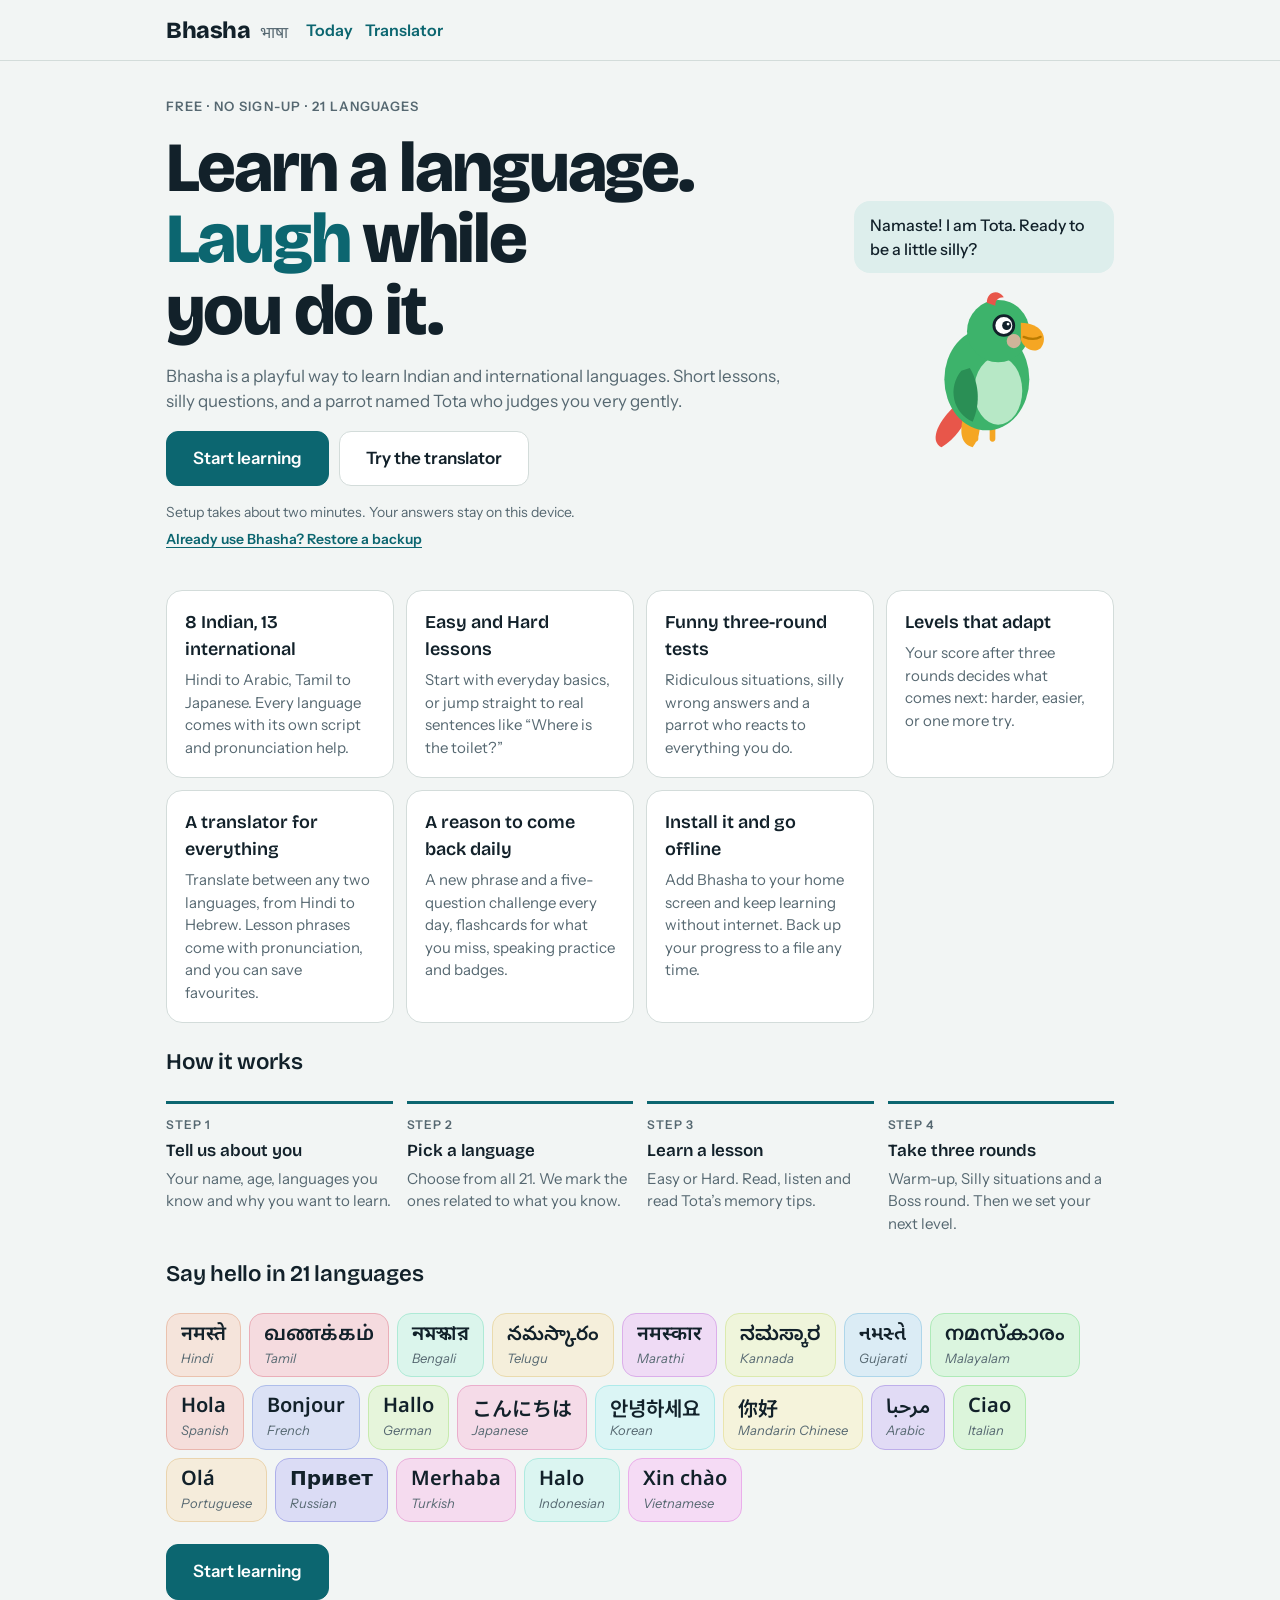
<file: Bhasha-B-full-app/index.html>
<!doctype html>
<html lang="en">
<head>
<meta charset="utf-8">
<meta name="viewport" content="width=device-width, initial-scale=1, viewport-fit=cover">
<meta name="color-scheme" content="light dark">
<meta name="theme-color" content="#0C6670">
<meta name="mobile-web-app-capable" content="yes">
<meta name="apple-mobile-web-app-capable" content="yes">
<meta name="apple-mobile-web-app-title" content="Bhasha">
<link rel="manifest" href="manifest.webmanifest">
<link rel="apple-touch-icon" href="icons/apple-touch-icon.png">
<title>Bhasha</title>
<meta name="description" content="Bhasha is a playful language-learning app with easy and hard lessons, funny quizzes, a daily challenge and adaptive tests in 8 Indian and 13 international languages, plus a translator for any language to any language. Installable and works offline.">
<link rel="icon" href="data:image/svg+xml,%3Csvg xmlns='http://www.w3.org/2000/svg' viewBox='0 0 32 32'%3E%3Crect width='32' height='32' rx='8' fill='%230C6670'/%3E%3Ctext x='16' y='23' font-size='20' text-anchor='middle' fill='white' font-family='sans-serif' font-weight='700'%3EB%3C/text%3E%3C/svg%3E">
<link rel="stylesheet" href="https://fonts.googleapis.com/css2?family=Bricolage+Grotesque:wght@600;800&family=Instrument+Sans:wght@400;500;600&display=swap">
<link rel="stylesheet" href="https://fonts.googleapis.com/css2?family=Noto+Sans+Devanagari:wght@400;600&family=Noto+Sans+Tamil:wght@400;600&family=Noto+Sans+Bengali:wght@400;600&family=Noto+Sans+Telugu:wght@400;600&family=Noto+Sans+Kannada:wght@400;600&family=Noto+Sans+Gujarati:wght@400;600&family=Noto+Sans+Malayalam:wght@400;600&display=swap">
<link rel="stylesheet" href="https://fonts.googleapis.com/css2?family=Noto+Sans+JP:wght@400;600&family=Noto+Sans+KR:wght@400;600&family=Noto+Sans+SC:wght@400;600&family=Noto+Sans+Arabic:wght@400;600&display=swap">
<link rel="stylesheet" href="css/styles.css">
</head>
<body>
<header class="topbar">
  <div class="topbar-in">
    <button class="brand" data-a="home" aria-label="Bhasha home">
      <span class="bn">Bhasha</span><span class="bh nat" lang="hi">भाषा</span>
    </button>
    <nav class="topnav" aria-label="Main"><button class="navlink" data-a="today">Today</button><button class="navlink" data-a="translate">Translator</button><button class="navlink" data-a="install" id="install-btn" hidden>Install</button></nav>
    <div class="stats" id="stats" aria-label="Your progress" hidden>
      <span class="stat streak"><b id="st-streak">0</b>-day streak</span>
      <span class="stat"><b id="st-xp">0</b> XP</span>
    </div>
  </div>
</header>
<main class="wrap" id="app">
  <noscript>Bhasha needs JavaScript to run. Please turn it on and reload.</noscript>
</main>
<div class="toast" id="toast" role="status" aria-live="polite" hidden></div>
<script src="js/data.js"></script>
<script src="js/quiz.js"></script>
<script src="js/features.js"></script>
<script src="js/translate.js"></script>
<script src="js/app.js"></script>
</body>
</html>
</file>
<file: Bhasha-B-full-app/css/styles.css>
/*
 * Bhasha styles.
 * Layout: sticky top bar and one centered column (max 980px). Language tiles are tinted by a per-language hue (--h).
 * All colors are tokens defined on :root, with dark values redefined below.
 */
:root {
  --bg: #F2F5F4;
  --surface: #FFFFFF;
  --fg: #12212A;
  --muted: #566871;
  --line: #D3DCDA;
  --accent: #0C6670;
  --accent-fg: #FFFFFF;
  --accent-soft: #DDEEEC;
  --mark: #B87A00;
  --good: #1D7448;
  --good-bg: #DCF0E5;
  --bad: #B13A30;
  --bad-bg: #F8E1DE;
  --tint-s: 58%;
  --tint-l: 91%;
  --tint-line: 80%;
  --bar-l: 36%;
  --display: 'Bricolage Grotesque', 'Instrument Sans', system-ui, sans-serif;
  --body: 'Instrument Sans', system-ui, -apple-system, 'Segoe UI', sans-serif;
}
@media (prefers-color-scheme: dark) {
  :root:not([data-theme="light"]) {
    --bg: #0E161B; --surface: #16222A; --fg: #E6EDEF; --muted: #9BACB4; --line: #2A3B44;
    --accent: #5CC6BE; --accent-fg: #0A1418; --accent-soft: #1B2F35; --mark: #EBB73E;
    --good: #5FCB92; --good-bg: #1B3A2C; --bad: #F2918A; --bad-bg: #43241F;
    --tint-s: 32%; --tint-l: 19%; --tint-line: 29%; --bar-l: 62%;
    color-scheme: dark;
  }
}
:root[data-theme="dark"] {
  --bg: #0E161B; --surface: #16222A; --fg: #E6EDEF; --muted: #9BACB4; --line: #2A3B44;
  --accent: #5CC6BE; --accent-fg: #0A1418; --accent-soft: #1B2F35; --mark: #EBB73E;
  --good: #5FCB92; --good-bg: #1B3A2C; --bad: #F2918A; --bad-bg: #43241F;
  --tint-s: 32%; --tint-l: 19%; --tint-line: 29%; --bar-l: 62%;
  color-scheme: dark;
}

* { box-sizing: border-box; }
html { color-scheme: light; }
body { margin: 0; background: var(--bg); color: var(--fg); font: 16px/1.5 var(--body); -webkit-text-size-adjust: 100%; }
button, input { font: inherit; color: inherit; }
button { cursor: pointer; }
h1, h2, h3, p, ol, ul { margin: 0; }
:focus-visible { outline: 2px solid var(--accent); outline-offset: 2px; border-radius: 6px; }
[hidden] { display: none !important; }

.nat { font-family: 'Noto Sans Devanagari', 'Noto Sans Tamil', 'Noto Sans Bengali', 'Noto Sans Telugu', 'Noto Sans Kannada', 'Noto Sans Gujarati', 'Noto Sans Malayalam', 'Noto Sans Arabic', var(--body); line-height: 1.35; }
.nat:lang(ja) { font-family: 'Noto Sans JP', var(--body); }
.nat:lang(ko) { font-family: 'Noto Sans KR', var(--body); }
.nat:lang(zh) { font-family: 'Noto Sans SC', var(--body); }
.nat:lang(ar) { font-family: 'Noto Sans Arabic', var(--body); }
.rom { color: var(--muted); font-style: italic; overflow-wrap: anywhere; }
.note { color: var(--muted); font-size: 0.8125rem; }
.small { font-size: 0.875rem; color: var(--muted); }

/* ---------- top bar ---------- */
.topbar { position: sticky; top: env(safe-area-inset-top, 0px); z-index: 5; background: var(--bg); border-bottom: 1px solid var(--line); }
.topbar-in { max-width: 980px; margin-inline: auto; padding: 8px 16px; display: flex; flex-wrap: wrap; align-items: center; gap: 4px 12px; }
.topnav { margin-right: auto; }
.navlink { background: none; border: 0; padding: 10px 6px; min-height: 44px; font-weight: 600; color: var(--accent); }
.navlink:hover { text-decoration: underline; text-underline-offset: 3px; }
.brand { display: flex; align-items: baseline; gap: 10px; background: none; border: 0; padding: 4px 0; }
.brand .bn { font-family: var(--display); font-weight: 800; font-size: 1.45rem; letter-spacing: -0.02em; }
.brand .bh { color: var(--muted); font-size: 1rem; }
@media (max-width: 460px) { .brand .bh { display: none; } .stat { padding: 3px 8px; } }
.stats { display: flex; gap: 8px; flex-wrap: wrap; justify-content: flex-end; font-size: 0.875rem; font-variant-numeric: tabular-nums; }
.stat { padding: 4px 10px; border: 1px solid var(--line); border-radius: 999px; background: var(--surface); white-space: nowrap; }
.stat b { font-weight: 600; }
.stat.streak b { color: var(--mark); }

.wrap { max-width: 980px; margin-inline: auto; padding-inline: 16px; padding-block: 28px 64px; }
.screen { display: flex; flex-direction: column; gap: 22px; }

/* ---------- shared pieces ---------- */
.btn { padding: 12px 20px; min-height: 48px; border-radius: 12px; border: 1px solid var(--line); background: var(--surface); font-weight: 600; }
.btn:hover { border-color: var(--accent); }
.btn.primary { background: var(--accent); border-color: var(--accent); color: var(--accent-fg); }
.btn.big { padding: 14px 26px; font-size: 1.0625rem; min-height: 52px; }
.btn.grow { flex: 1 1 150px; }
.actions { display: flex; flex-wrap: wrap; gap: 10px; align-items: center; }
.link { background: none; border: 0; padding: 6px 0; color: var(--accent); font-weight: 600; text-decoration: underline; text-underline-offset: 3px; }
.back { display: inline-flex; align-items: center; gap: 6px; background: none; border: 0; padding: 6px 0; color: var(--muted); font-weight: 500; align-self: flex-start; }
.back:hover { color: var(--fg); }
.icon-btn { width: 44px; height: 44px; display: grid; place-items: center; border: 1px solid var(--line); border-radius: 12px; background: none; color: var(--accent); padding: 0; flex: none; }
.icon-btn:hover { background: var(--accent-soft); }
.tag { display: inline-block; font-size: 0.75rem; font-weight: 600; padding: 2px 9px; border-radius: 999px; background: var(--accent); color: var(--accent-fg); line-height: 1.5; }
.tag.soft { background: var(--accent-soft); color: var(--fg); }
.tags { display: flex; flex-wrap: wrap; gap: 4px; }

.bar { flex: 1; height: 8px; border-radius: 4px; background: var(--line); overflow: hidden; display: block; min-width: 60px; }
.bar > span { display: block; height: 100%; border-radius: 4px; background: var(--accent); }

.steps { display: flex; flex-wrap: wrap; align-items: center; gap: 6px 12px; font-size: 0.875rem; color: var(--muted); }
.steps b { color: var(--fg); font-weight: 600; }

h1.title { font-family: var(--display); font-weight: 800; font-size: clamp(1.8rem, 6vw, 2.6rem); letter-spacing: -0.025em; line-height: 1.08; text-wrap: balance; }
h2.sub { font-family: var(--display); font-weight: 600; font-size: 1.4rem; letter-spacing: -0.01em; }
.lead { color: var(--muted); font-size: 1.0625rem; max-width: 56ch; }

/* ---------- mascot ---------- */
.mascot { flex: none; display: block; }
.mascot svg { width: 120px; height: 120px; display: block; }
.mascot.sm svg { width: 76px; height: 76px; }
.mascot .sweat { display: none; }
.mascot.oops .sweat { display: block; }
@media (prefers-reduced-motion: no-preference) {
  .mascot svg { animation: bob 2.6s ease-in-out infinite; transform-origin: 50% 90%; }
  .mascot.oops svg { animation: wobble 0.7s ease-in-out 1; }
  @keyframes bob { 50% { transform: translateY(-4px) rotate(-1.5deg); } }
  @keyframes wobble { 25% { transform: rotate(-7deg); } 75% { transform: rotate(7deg); } }
}
.bubble { background: var(--accent-soft); border-radius: 16px; padding: 12px 16px; font-weight: 500; max-width: 46ch; }
.says { display: flex; align-items: center; gap: 12px; }

/* ---------- intro ---------- */
.hero2 { display: flex; flex-wrap: wrap; align-items: center; gap: 28px 40px; padding-block: 8px 12px; }
.hero-text { flex: 1 1 360px; min-width: 0; display: flex; flex-direction: column; gap: 16px; }
.hero2 h1 { font-family: var(--display); font-weight: 800; font-size: clamp(2.4rem, 8.5vw, 4.4rem); line-height: 1.02; letter-spacing: -0.03em; text-wrap: balance; }
.hero2 h1 em { font-style: normal; color: var(--accent); }
.eyebrow { font-size: 0.8125rem; font-weight: 600; letter-spacing: 0.08em; text-transform: uppercase; color: var(--muted); }
.hero-art { flex: 0 1 260px; display: flex; flex-direction: column; align-items: center; gap: 10px; }
.hero-art .mascot svg { width: 170px; height: 170px; }

.features { display: grid; grid-template-columns: repeat(auto-fit, minmax(min(100%, 220px), 1fr)); gap: 12px; }
.feature { padding: 18px; border-radius: 16px; background: var(--surface); border: 1px solid var(--line); display: flex; flex-direction: column; gap: 6px; }
.feature h3 { font-family: var(--display); font-size: 1.125rem; font-weight: 600; }
.feature p { color: var(--muted); font-size: 0.9375rem; }

.how { list-style: none; padding: 0; display: grid; grid-template-columns: repeat(auto-fit, minmax(min(100%, 200px), 1fr)); gap: 14px; counter-reset: step; }
.how li { counter-increment: step; display: flex; flex-direction: column; gap: 4px; padding-top: 12px; border-top: 3px solid var(--accent); }
.how li::before { content: "Step " counter(step); font-size: 0.75rem; letter-spacing: 0.08em; text-transform: uppercase; color: var(--muted); font-weight: 600; }
.how b { font-family: var(--display); font-size: 1.0625rem; font-weight: 600; }
.how span { color: var(--muted); font-size: 0.9375rem; }

.hellos { display: flex; flex-wrap: wrap; gap: 8px; }
.hello-chip { display: inline-flex; flex-direction: column; gap: 0; padding: 8px 14px; border-radius: 14px; border: 1px solid hsl(var(--h) var(--tint-s) var(--tint-line)); background: hsl(var(--h) var(--tint-s) var(--tint-l)); }
.hello-chip .nat { font-size: 1.25rem; font-weight: 600; }
.hello-chip .rom { font-size: 0.8125rem; }

/* ---------- forms ---------- */
.form { display: flex; flex-direction: column; gap: 26px; max-width: 680px; }
.field { display: flex; flex-direction: column; gap: 8px; border: 0; padding: 0; margin: 0; min-width: 0; }
.field > label, .field > legend { font-weight: 600; padding: 0; margin-bottom: 2px; }
.field .help { color: var(--muted); font-size: 0.875rem; }
.input { width: 100%; font: inherit; color: var(--fg); background: var(--surface); border: 1px solid var(--line); border-radius: 12px; padding: 12px 14px; min-height: 50px; }
.input.age { max-width: 140px; }
.input[aria-invalid="true"] { border-color: var(--bad); }
.err { color: var(--bad); font-size: 0.875rem; font-weight: 500; }
.chips { display: flex; flex-wrap: wrap; gap: 8px; }
.chip { padding: 9px 15px; border-radius: 999px; border: 1px solid var(--line); background: var(--surface); font-weight: 500; font-size: 0.9375rem; min-height: 44px; }
.chip[aria-pressed="true"] { background: var(--accent); border-color: var(--accent); color: var(--accent-fg); }
.check { display: flex; align-items: center; gap: 10px; font-size: 0.9375rem; }
.check input { width: 20px; height: 20px; accent-color: var(--accent); }

/* ---------- language tiles ---------- */
.group h2 { font-family: var(--display); font-weight: 600; font-size: 1.25rem; margin-bottom: 12px; display: flex; align-items: baseline; gap: 8px; }
.group h2 span { font-family: var(--body); font-size: 0.875rem; color: var(--muted); font-weight: 400; }
.group + .group { margin-top: 12px; }
.filters { display: flex; flex-wrap: wrap; gap: 8px; }
.pill { padding: 8px 14px; border-radius: 999px; border: 1px solid var(--line); background: var(--surface); font-size: 0.9375rem; font-weight: 500; min-height: 44px; }
.pill[aria-pressed="true"] { background: var(--accent); border-color: var(--accent); color: var(--accent-fg); }
.pill .n { opacity: 0.75; margin-left: 4px; font-variant-numeric: tabular-nums; }
.grid { display: grid; grid-template-columns: repeat(auto-fill, minmax(min(100%, 160px), 1fr)); gap: 12px; }
.tile { display: flex; flex-direction: column; align-items: flex-start; gap: 4px; text-align: left; min-width: 0; padding: 16px 14px 14px; border-radius: 16px; border: 1px solid hsl(var(--h) var(--tint-s) var(--tint-line)); background: hsl(var(--h) var(--tint-s) var(--tint-l)); transition: transform 0.15s ease; }
.tile:hover { transform: translateY(-2px); }
.tile .hello { font-size: 1.75rem; font-weight: 600; overflow-wrap: anywhere; }
.tile .say { color: var(--muted); font-size: 0.9375rem; font-style: italic; overflow-wrap: anywhere; }
.tile .lname { margin-top: 12px; font-weight: 600; display: flex; flex-wrap: wrap; gap: 2px 8px; align-items: baseline; }
.tile .lname .nat { font-weight: 400; color: var(--muted); font-size: 0.9375rem; }
.tile .where { color: var(--muted); font-size: 0.8125rem; line-height: 1.35; }
.tile .tags { margin-top: 8px; }

.lh { padding: 20px; border-radius: 20px; border: 1px solid hsl(var(--h) var(--tint-s) var(--tint-line)); background: hsl(var(--h) var(--tint-s) var(--tint-l)); display: flex; flex-wrap: wrap; gap: 14px 28px; align-items: center; }
.lh .big { font-size: clamp(2.6rem, 11vw, 4.2rem); font-weight: 600; line-height: 1.15; overflow-wrap: anywhere; min-width: 0; }
.lh .meta { flex: 1 1 260px; min-width: 0; display: flex; flex-direction: column; gap: 6px; }
.lh h1 { font-family: var(--display); font-weight: 800; font-size: 1.9rem; letter-spacing: -0.02em; }
.lh .region { color: var(--muted); font-size: 0.9375rem; }
.lh .fact { font-size: 0.9375rem; max-width: 56ch; }

/* ---------- level choice ---------- */
.levels { display: grid; grid-template-columns: repeat(auto-fit, minmax(min(100%, 280px), 1fr)); gap: 14px; }
.lvl { padding: 20px; border: 1px solid var(--line); border-radius: 18px; background: var(--surface); display: flex; flex-direction: column; gap: 8px; align-items: flex-start; }
.lvl.rec { border: 2px solid var(--accent); padding: 19px; }
.lvl h3 { font-family: var(--display); font-weight: 800; font-size: 1.6rem; letter-spacing: -0.02em; }
.lvl p { color: var(--muted); font-size: 0.9375rem; }
.lvl .why { color: var(--fg); font-size: 0.875rem; font-weight: 500; }
.lvl .btn { margin-top: auto; align-self: stretch; }

/* ---------- lesson ---------- */
.rows { list-style: none; padding: 0; display: flex; flex-direction: column; gap: 10px; }
.row { display: grid; grid-template-columns: minmax(0, 1fr) auto; gap: 14px; align-items: center; padding: 14px 16px; background: var(--surface); border: 1px solid var(--line); border-radius: 16px; }
.ph { display: flex; flex-direction: column; min-width: 0; gap: 2px; }
.ph .en { font-size: 0.75rem; letter-spacing: 0.06em; text-transform: uppercase; color: var(--muted); font-weight: 600; }
.ph .nat { font-size: 1.5rem; font-weight: 600; overflow-wrap: anywhere; }
.ph .tip { margin-top: 4px; font-size: 0.875rem; color: var(--fg); background: var(--accent-soft); border-radius: 10px; padding: 6px 10px; align-self: flex-start; }

/* ---------- test ---------- */
.prog { display: flex; align-items: center; gap: 12px; font-size: 0.875rem; color: var(--muted); font-variant-numeric: tabular-nums; flex-wrap: wrap; }
.prog .bar > span { background: var(--accent); }
.combo { font-weight: 600; color: var(--mark); }
.timer { display: flex; align-items: center; gap: 10px; font-size: 0.875rem; font-variant-numeric: tabular-nums; color: var(--muted); }
.timer .bar { height: 10px; }
.tbar { width: 100%; background: var(--accent); }
.tbar.low { background: var(--bad); }
.qbox { padding: 22px 18px; border-radius: 20px; background: var(--surface); border: 1px solid var(--line); display: flex; flex-direction: column; gap: 8px; align-items: center; text-align: center; }
.qlabel { font-size: 0.75rem; letter-spacing: 0.08em; text-transform: uppercase; color: var(--muted); font-weight: 600; }
.qprompt { display: flex; flex-direction: column; align-items: center; gap: 2px; min-width: 0; }
.qprompt .nat { font-size: clamp(2.2rem, 9vw, 3.2rem); font-weight: 600; overflow-wrap: anywhere; }
.qbig { font-family: var(--display); font-weight: 800; font-size: clamp(1.8rem, 7vw, 2.6rem); letter-spacing: -0.02em; line-height: 1.12; text-wrap: balance; }
.scene { font-size: 1.25rem; font-weight: 500; line-height: 1.4; text-wrap: balance; max-width: 36ch; }
.claim { font-size: 1.125rem; font-weight: 500; line-height: 1.5; }
.claim .nat { font-weight: 600; font-size: 1.5rem; }
.opts { display: grid; grid-template-columns: 1fr; gap: 8px; }
@media (min-width: 640px) { .opts { grid-template-columns: 1fr 1fr; } }
.opt { text-align: left; padding: 14px 16px; min-height: 58px; border-radius: 14px; border: 1px solid var(--line); background: var(--surface); font-size: 1.0625rem; font-weight: 500; display: flex; flex-direction: column; justify-content: center; min-width: 0; }
.opt:hover { border-color: var(--accent); }
.opt .nat { font-size: 1.5rem; font-weight: 600; overflow-wrap: anywhere; }
.opt .rom { font-size: 0.875rem; }
.opt.ok { background: var(--good-bg); border-color: var(--good); }
.opt.no { background: var(--bad-bg); border-color: var(--bad); }
.opt.dim { opacity: 0.55; }
.opts.tf { grid-template-columns: 1fr 1fr; }
.opts.tf .opt { text-align: center; align-items: center; font-weight: 600; }
.fb { display: flex; gap: 12px; align-items: center; padding: 12px 14px; border-radius: 16px; border: 1px solid var(--line); background: var(--surface); }
.fb.ok { border-color: var(--good); background: var(--good-bg); }
.fb.no { border-color: var(--bad); background: var(--bad-bg); }
.fb .fbt { font-weight: 600; }
.fb .fbs { font-size: 0.9375rem; overflow-wrap: anywhere; }

.center { display: flex; flex-direction: column; align-items: center; text-align: center; gap: 12px; padding-block: 16px; }
.center .mascot svg { width: 150px; height: 150px; }
.round-score { font-family: var(--display); font-weight: 800; font-size: 3.6rem; line-height: 1; letter-spacing: -0.03em; font-variant-numeric: tabular-nums; }

/* ---------- summary ---------- */
.result { text-align: center; padding: 26px 18px; border-radius: 22px; background: var(--surface); border: 1px solid var(--line); display: flex; flex-direction: column; align-items: center; gap: 10px; }
.result .score { font-family: var(--display); font-weight: 800; font-size: 4rem; line-height: 1; letter-spacing: -0.03em; font-variant-numeric: tabular-nums; }
.stars { display: flex; gap: 6px; justify-content: center; }
.star { width: 34px; height: 34px; color: var(--line); }
.star.on { color: var(--mark); }
.rr { display: grid; grid-template-columns: minmax(0, 1fr) minmax(80px, 140px) 3ch; gap: 10px; align-items: center; width: 100%; max-width: 420px; text-align: left; font-size: 0.9375rem; font-variant-numeric: tabular-nums; }
.verdict { width: 100%; max-width: 520px; padding: 14px 16px; border-radius: 16px; background: var(--accent-soft); display: flex; flex-direction: column; gap: 2px; }
.verdict b { font-family: var(--display); font-size: 1.25rem; font-weight: 800; }
.revisit { width: 100%; max-width: 520px; text-align: left; display: flex; flex-direction: column; gap: 6px; }
.revisit h3 { font-size: 0.875rem; font-weight: 600; letter-spacing: 0.06em; text-transform: uppercase; color: var(--muted); }
.revisit ul { list-style: none; padding: 0; display: flex; flex-direction: column; gap: 6px; }
.revisit li { display: flex; flex-wrap: wrap; gap: 4px 12px; align-items: baseline; padding: 8px 12px; background: var(--bg); border-radius: 10px; }
.revisit .nat { font-weight: 600; font-size: 1.125rem; }
.result .actions { justify-content: center; }

/* ---------- home ---------- */
.focus { display: flex; flex-wrap: wrap; gap: 16px 28px; align-items: center; padding: 20px; border-radius: 20px; border: 1px solid hsl(var(--h) var(--tint-s) var(--tint-line)); background: hsl(var(--h) var(--tint-s) var(--tint-l)); }
.focus .big { font-size: clamp(2.4rem, 10vw, 3.6rem); font-weight: 600; overflow-wrap: anywhere; min-width: 0; }
.focus .meta { flex: 1 1 240px; display: flex; flex-direction: column; gap: 8px; min-width: 0; }
.focus h2 { font-family: var(--display); font-weight: 800; font-size: 1.6rem; letter-spacing: -0.02em; }
.badges { display: flex; flex-wrap: wrap; gap: 6px; }

.foot { margin-top: 36px; padding-top: 18px; border-top: 1px solid var(--line); color: var(--muted); font-size: 0.8125rem; max-width: 72ch; display: flex; flex-direction: column; gap: 8px; }

@media (prefers-reduced-motion: reduce) { .tile { transition: none; } .tile:hover { transform: none; } }

/* ---------- translator ---------- */
.tr-row { display: grid; grid-template-columns: minmax(0, 1fr) auto minmax(0, 1fr); gap: 8px; align-items: end; }
.tr-row .field { gap: 6px; }
select.input { padding-inline: 10px; }
textarea.input { resize: vertical; min-height: 110px; line-height: 1.5; }
.tout { padding: 18px; border-radius: 18px; background: var(--surface); border: 1px solid var(--line); display: flex; flex-direction: column; gap: 6px; }
.tres { font-size: clamp(1.5rem, 6vw, 2.2rem); font-weight: 600; overflow-wrap: anywhere; user-select: text; white-space: pre-wrap; }

/* ---------- Today, review, badges, phrasebook, backup ---------- */
.sr { position: absolute; width: 1px; height: 1px; overflow: hidden; clip: rect(0 0 0 0); white-space: nowrap; }
.toast { position: fixed; left: 50%; bottom: calc(20px + env(safe-area-inset-bottom, 0px)); transform: translateX(-50%); z-index: 20; max-width: min(92vw, 460px); padding: 12px 18px; border-radius: 14px; background: var(--fg); color: var(--bg); font-weight: 600; font-size: 0.9375rem; box-shadow: 0 6px 24px rgb(0 0 0 / 0.25); text-align: center; }

.todaycard { display: flex; flex-wrap: wrap; align-items: center; justify-content: space-between; gap: 12px 20px; padding: 16px 18px; border-radius: 18px; background: var(--accent-soft); border: 1px solid var(--line); }
.todaycard h2 { font-family: var(--display); font-weight: 800; font-size: 1.25rem; }
.todaycard p { font-size: 0.9375rem; }

.week { list-style: none; padding: 0; display: flex; gap: 8px; }
.day { display: flex; flex-direction: column; align-items: center; gap: 4px; position: relative; flex: 1 1 0; max-width: 56px; }
.day .dl { font-size: 0.75rem; font-weight: 600; color: var(--muted); }
.day .dot { width: 100%; aspect-ratio: 1; border-radius: 50%; border: 2px solid var(--line); background: var(--surface); max-width: 36px; }
.day.on .dot { background: var(--accent); border-color: var(--accent); }

.dcard { padding: 22px; border-radius: 22px; border: 1px solid hsl(var(--h) var(--tint-s) var(--tint-line)); background: hsl(var(--h) var(--tint-s) var(--tint-l)); display: flex; flex-direction: column; gap: 8px; align-items: flex-start; }
.dnat { font-size: clamp(2.2rem, 9vw, 3.4rem); font-weight: 600; line-height: 1.2; overflow-wrap: anywhere; max-width: 100%; }
.den { font-family: var(--display); font-weight: 800; font-size: 1.4rem; letter-spacing: -0.01em; }
.dcard .tip { font-size: 0.875rem; background: var(--surface); border-radius: 10px; padding: 6px 10px; }
.tgrid { display: grid; grid-template-columns: repeat(auto-fit, minmax(min(100%, 300px), 1fr)); gap: 14px; }
.tcard { padding: 18px; border-radius: 18px; background: var(--surface); border: 1px solid var(--line); display: flex; flex-direction: column; gap: 10px; align-items: flex-start; }
.tcard h2 { font-family: var(--display); font-weight: 800; font-size: 1.25rem; letter-spacing: -0.01em; }
.tcard p { font-size: 0.9375rem; }
.btn[aria-disabled="true"] { opacity: 0.55; }

.rbtns { display: flex; gap: 8px; }
.icon-btn.live { background: var(--bad-bg); border-color: var(--bad); color: var(--bad); }
@media (prefers-reduced-motion: no-preference) { .icon-btn.live { animation: pulse 1.1s ease-in-out infinite; } @keyframes pulse { 50% { opacity: 0.55; } } }
.micres { margin-top: 6px; font-size: 0.9375rem; padding: 8px 12px; border-radius: 10px; background: var(--bg); align-self: flex-start; }
.micres.good { background: var(--good-bg); }
.micres.err { background: var(--bad-bg); }

.badgelist { list-style: none; padding: 0; display: grid; grid-template-columns: repeat(auto-fill, minmax(min(100%, 260px), 1fr)); gap: 12px; }
.badge { display: flex; gap: 12px; align-items: flex-start; padding: 14px; border-radius: 16px; background: var(--surface); border: 1px solid var(--line); opacity: 0.7; }
.badge.on { opacity: 1; border-color: var(--mark); }
.badge .bico { width: 40px; height: 40px; flex: none; color: var(--line); }
.badge.on .bico { color: var(--mark); }
.badge div { display: flex; flex-direction: column; gap: 2px; min-width: 0; }
.badge b { font-family: var(--display); font-weight: 600; }
.badge span { font-size: 0.875rem; color: var(--muted); }

.favlist { list-style: none; padding: 0; display: flex; flex-direction: column; gap: 10px; }
.fav { display: grid; grid-template-columns: minmax(0, 1fr) auto; gap: 12px; align-items: center; padding: 14px 16px; background: var(--surface); border: 1px solid var(--line); border-radius: 16px; }
.favt { display: flex; flex-direction: column; gap: 2px; min-width: 0; }
.favin { color: var(--muted); overflow-wrap: anywhere; }
.tres2 { font-size: 1.5rem; font-weight: 600; overflow-wrap: anywhere; white-space: pre-wrap; }
.favb { display: flex; gap: 8px; align-items: center; flex-wrap: wrap; justify-content: flex-end; }
@media (max-width: 520px) { .fav { grid-template-columns: 1fr; } .favb { justify-content: flex-start; } }

.confirm { padding: 12px 14px; border-radius: 14px; background: var(--accent-soft); display: flex; flex-direction: column; gap: 10px; width: 100%; }
.okmsg { color: var(--good); font-weight: 500; font-size: 0.9375rem; }
input[type="file"].input { padding: 10px 12px; }
</file>
